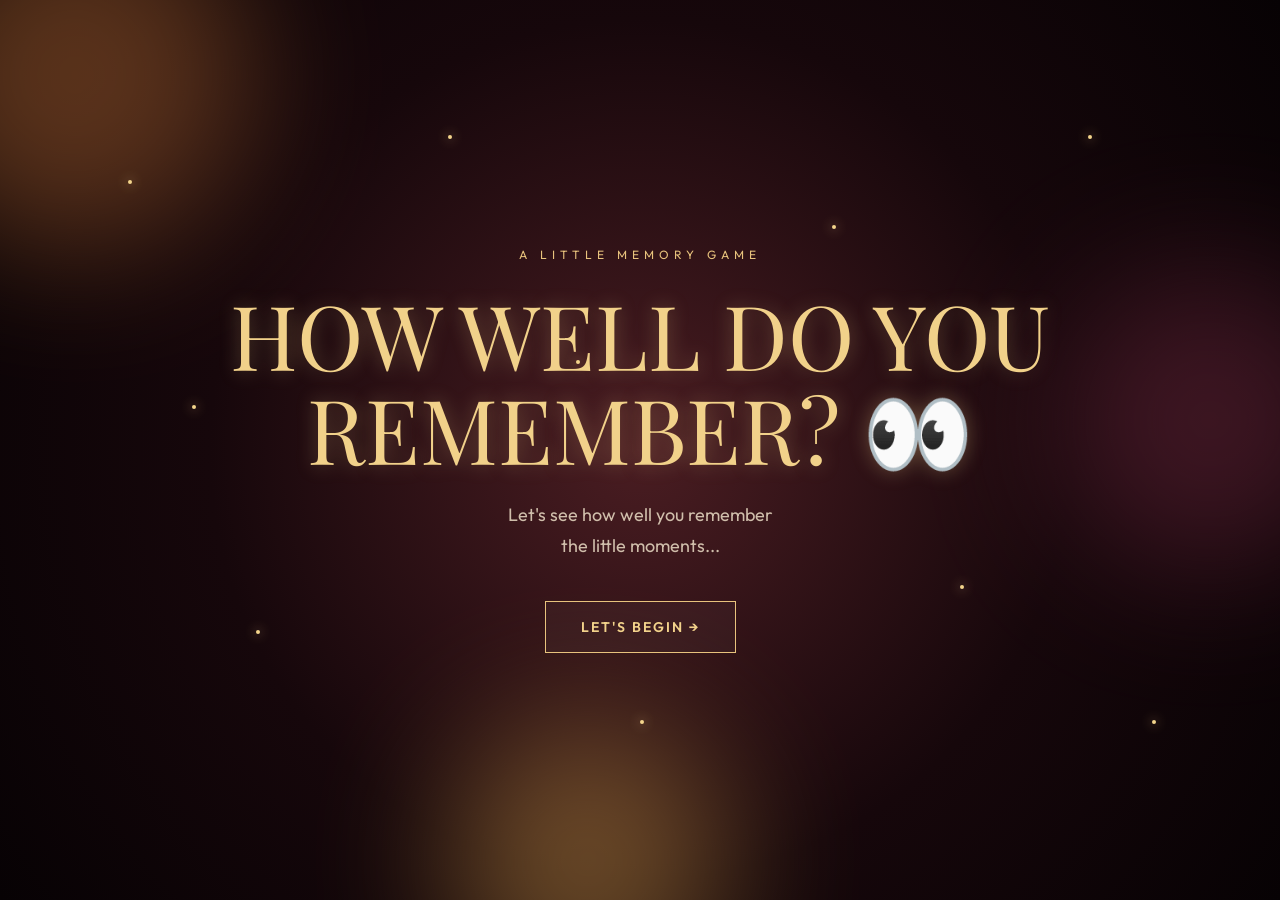
<file: part4.html>
<!DOCTYPE html>
<html lang="en">
<head>
    <meta charset="UTF-8">
    <meta name="viewport" content="width=device-width, initial-scale=1.0">
    <title>Old Memories</title>

    <!-- Premium Fonts -->
    <link rel="preconnect" href="https://fonts.googleapis.com">
    <link rel="preconnect" href="https://fonts.gstatic.com" crossorigin>
    <link href="https://fonts.googleapis.com/css2?family=Outfit:wght@300;400;600;800&family=Playfair+Display:ital,wght@0,600;1,400&display=swap" rel="stylesheet">

    <link rel="stylesheet" href="part4.css">
    <link rel="stylesheet" href="transitions.css">
</head>

<body>

    <!-- Animated background -->
    <div class="background">
        <div class="orb orb1"></div>
        <div class="orb orb2"></div>
        <div class="orb orb3"></div>

        <div class="stars">
            <span></span>
            <span></span>
            <span></span>
            <span></span>
            <span></span>
            <span></span>
            <span></span>
            <span></span>
            <span></span>
            <span></span>
        </div>
    </div>


    <!-- OPENING -->
    <section id="opening" class="page active">

        <div class="content">

            <div class="small-title">A LITTLE MEMORY GAME</div>

            <h1>HOW WELL DO YOU<br>REMEMBER? 👀</h1>

            <p>
                Let's see how well you remember<br>
                the little moments...
            </p>

            <button onclick="startGame()">
                LET'S BEGIN →
            </button>

        </div>

    </section>


    <!-- QUESTION PAGE -->
    <section id="questionPage" class="page hidden">

        <!-- Added 'glass-box' class here -->
        <div class="content glass-box">

            <div id="questionNumber">
                QUESTION 1 / 10
            </div>

            <h2 id="question"></h2>

            <button id="revealButton" onclick="revealAnswer()">
                REVEAL ANSWER
            </button>

            <div id="answerArea" class="hidden">

                <div class="answer-label">
                    THE ANSWER IS...
                </div>

                <div id="answer"></div>

                <button onclick="nextQuestion()" id="nextButton">
                    NEXT QUESTION →
                </button>

            </div>

        </div>

    </section>


    <!-- FINAL -->
    <section id="finalPage" class="page hidden">

        <div class="content">

            <div class="small-title">MEMORIES</div>

            <h1>YOU MADE IT! ❤️</h1>

            <p>
                Ten little questions,<br>
                but countless memories.
            </p>

            <a href="part5.html">
                CONTINUE THE JOURNEY →
            </a>

        </div>

    </section>


    <script src="part4.js"></script>

</body>
</html>
</file>
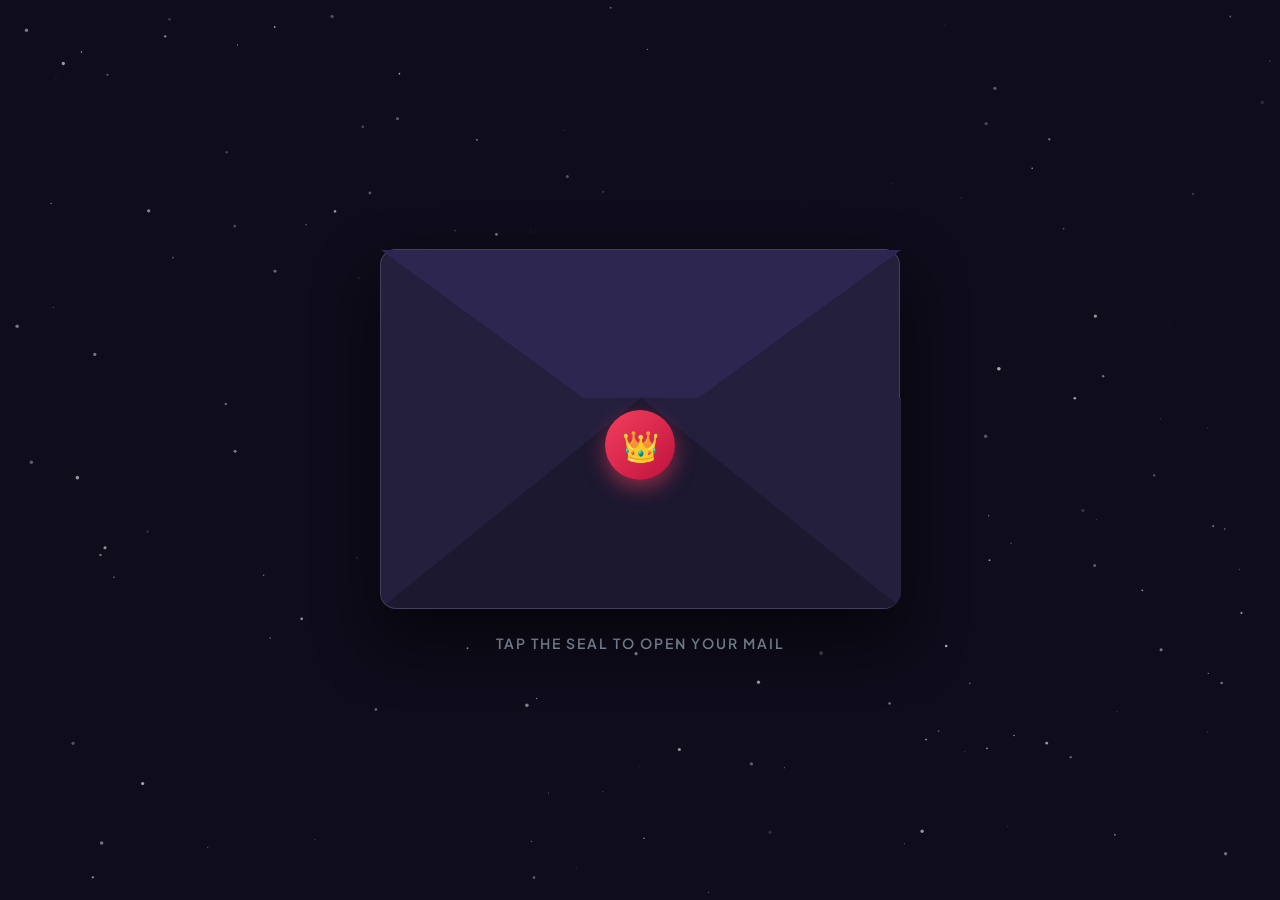
<file: part5.html>
<!DOCTYPE html>
<html lang="en">

<head>
    <meta charset="UTF-8">
    <meta name="viewport" content="width=device-width, initial-scale=1.0">
    <title>An Official Delivery for You</title>

    <link rel="stylesheet" href="part5.css">

    <link rel="preconnect" href="https://fonts.googleapis.com">
    <link rel="preconnect" href="https://fonts.gstatic.com" crossorigin>
    <link href="https://fonts.googleapis.com/css2?family=Playfair+Display:ital,wght@0,600;0,700;1,400&family=Plus+Jakarta+Sans:wght@400;500;600&display=swap" rel="stylesheet">
</head>

<body>

    <!-- Soft Ambient Gradient Canvas Background -->
    <canvas id="spaceCanvas"></canvas>
    
    <!-- Falling Alphabet Container -->
    <div class="falling-letters-container" id="fallingContainer"></div>

    <main class="container">
        
        <!-- ENVELOPE WRAPPER (Larger size) -->
        <div class="envelope-container" id="envelopeContainer">
            <div class="envelope">
                <div class="envelope-flap"></div>
                <div class="envelope-pocket"></div>
                <div class="wax-seal" id="openBtn">
                    <span>👑</span>
                </div>
            </div>
            <p class="click-hint">Tap the seal to open your mail</p>
        </div>

        <!-- THE LETTER (Exact text formatted) -->
        <div class="letter-container" id="letterContainer">
            <div class="letter-paper">
                <div class="letter-body">
                    <p class="letter-salutation">Dear sisters,</p>
                    <p>
                        Being The Eldest Sibling is Basically Getting Promoted To Management Without Salary, Training, Or The Option To Resign.
                    <p>
                        You're The Unpaid Babysitter, Backup Parent, Emergency Driver, Tech support,Conflict Manager,Somehow The Default Suspect Whenever Literally Anything Goes Wrong.
                </div>

                <div class="letter-footer">
                    <a href="index.html" class="close-letter-btn" id="resetBtn">BACK TO HOME ↺</a>
                </div>
            </div>
        </div>

    </main>

    <script src="part5.js"></script>
</body>

</html>
</file>
<file: part4.css>
* {
    margin: 0;
    padding: 0;
    box-sizing: border-box;
}

html,
body {
    width: 100%;
    height: 100%;
    overflow: hidden;
}

body {
    font-family: 'Outfit', sans-serif;
    background: #100509;
    color: #f8e8c8;
}

/* =====================================
   BACKGROUND
===================================== */

.background {
    position: fixed;
    inset: 0;
    overflow: hidden;
    background:
        radial-gradient(circle at 50% 50%, #4a1d22, #16070b 55%, #070204);
    z-index: 0;
}


/* Moving glowing circles */

.orb {
    position: absolute;
    border-radius: 50%;
    filter: blur(70px);
    opacity: 0.45;
    animation: moveOrb 12s ease-in-out infinite alternate;
}

.orb1 {
    width: 350px;
    height: 350px;
    background: #b86b35;
    top: -100px;
    left: -100px;
}

.orb2 {
    width: 300px;
    height: 300px;
    background: #762b43;
    right: -80px;
    top: 30%;
    animation-delay: 2s;
}

.orb3 {
    width: 280px;
    height: 280px;
    background: #d09a4a;
    bottom: -100px;
    left: 35%;
    animation-delay: 4s;
}

@keyframes moveOrb {

    0% {
        transform: translate(0, 0) scale(1);
    }

    50% {
        transform: translate(80px, -50px) scale(1.2);
    }

    100% {
        transform: translate(-50px, 80px) scale(0.9);
    }
}


/* =====================================
   FLOATING STARS
===================================== */

.stars span {
    position: absolute;
    width: 4px;
    height: 4px;
    background: #f4d58c;
    border-radius: 50%;
    box-shadow: 0 0 12px #f4d58c;
    animation: floatStar 6s infinite ease-in-out;
}

.stars span:nth-child(1) {
    left: 10%;
    top: 20%;
}

.stars span:nth-child(2) {
    left: 20%;
    top: 70%;
    animation-delay: 1s;
}

.stars span:nth-child(3) {
    left: 35%;
    top: 15%;
    animation-delay: 2s;
}

.stars span:nth-child(4) {
    left: 50%;
    top: 80%;
    animation-delay: 3s;
}

.stars span:nth-child(5) {
    left: 65%;
    top: 25%;
    animation-delay: 1.5s;
}

.stars span:nth-child(6) {
    left: 75%;
    top: 65%;
    animation-delay: 2.5s;
}

.stars span:nth-child(7) {
    left: 85%;
    top: 15%;
    animation-delay: 3.5s;
}

.stars span:nth-child(8) {
    left: 90%;
    top: 80%;
    animation-delay: 1s;
}

.stars span:nth-child(9) {
    left: 45%;
    top: 40%;
    animation-delay: 4s;
}

.stars span:nth-child(10) {
    left: 15%;
    top: 45%;
    animation-delay: 2s;
}

@keyframes floatStar {

    0%,
    100% {
        transform: translateY(0) scale(1);
        opacity: 0.3;
    }

    50% {
        transform: translateY(-30px) scale(1.8);
        opacity: 1;
    }
}


/* =====================================
   PAGES
===================================== */

.page {
    position: relative;
    z-index: 5;

    width: 100%;
    height: 100vh;

    display: flex;
    justify-content: center;
    align-items: center;

    text-align: center;

    padding: 25px;

    transition:
        opacity 0.8s ease,
        transform 0.8s ease;
}

.hidden {
    display: none;
}

.active {
    display: flex;
}


/* =====================================
   CONTENT ANIMATION
===================================== */

.content {
    max-width: 900px;

    animation: contentIn 1s ease;
}

@keyframes contentIn {

    from {
        opacity: 0;
        transform: translateY(40px) scale(0.95);
    }

    to {
        opacity: 1;
        transform: translateY(0) scale(1);
    }
}


/* =====================================
   OPENING
===================================== */

.small-title {
    font-size: 12px;
    letter-spacing: 5px;
    color: #e8c37d;
    margin-bottom: 25px;
}

h1 {
    font-family: 'Playfair Display', serif;
    font-size: clamp(42px, 7vw, 90px);
    font-weight: normal;
    line-height: 1.05;
    color: #f1d18a;
    text-shadow: 0 0 20px rgba(241, 209, 138, 0.3);
}


p {
    margin-top: 25px;

    font-size: 18px;
    line-height: 1.7;

    color: #eadcc5;
    opacity: 0.85;
}


/* =====================================
   BUTTON
===================================== */

button,
a {
    margin-top: 40px;
    padding: 16px 35px;
    border: 1px solid #e8c37d;
    background: rgba(255, 255, 255, 0.03);
    color: #f2d28b;
    font-family: 'Outfit', sans-serif;
    font-weight: 600;
    font-size: 14px;
    letter-spacing: 2px;
    cursor: pointer;
    text-decoration: none;
    transition: 0.4s ease;
}

button:hover,
a:hover {
    background: #e8c37d;

    color: #1a0909;

    box-shadow:
        0 0 30px rgba(232, 195, 125, 0.4);

    transform: translateY(-4px);
}


/* =====================================
   QUESTION
===================================== */

#questionNumber {
    font-size: 12px;

    letter-spacing: 4px;

    color: #e8c37d;

    margin-bottom: 35px;
}

#question {
    max-width: 800px;
    font-family: 'Playfair Display', serif;
    font-size: clamp(28px, 4vw, 55px);
    line-height: 1.25;
    font-weight: normal;
    color: #fff4dc;
    text-shadow: 0 5px 30px rgba(0, 0, 0, 0.5);
}



/* =====================================
   ANSWER
===================================== */

#answerArea {
    margin-top: 35px;

    animation: answerIn 0.8s ease;
}

#answerArea.hidden {
    display: none;
}

.answer-label {
    font-size: 11px;

    letter-spacing: 4px;

    color: #d9b86b;

    margin-bottom: 12px;
}

#answer {
    font-size: clamp(30px, 5vw, 60px);

    color: #f3cf79;

    text-shadow:
        0 0 25px rgba(243, 207, 121, 0.5);
}

@keyframes answerIn {

    from {
        opacity: 0;
        transform: translateY(30px) scale(0.9);
    }

    to {
        opacity: 1;
        transform: translateY(0) scale(1);
    }
}


/* =====================================
   FINAL
===================================== */

#finalPage h1 {
    margin-top: 10px;
}

#finalPage a {
    display: inline-block;
}


/* =====================================
   MOBILE
===================================== */

@media (max-width: 600px) {

    h1 {
        font-size: 42px;
    }

    #question {
        font-size: 28px;
    }

    p {
        font-size: 16px;
    }

    button,
    a {
        padding: 14px 25px;
    }
}
/* =====================================
   GLASSY BOX CONTAINER
===================================== */

/* =====================================
   SUBTLE GLASSY BOX CONTAINER
===================================== */

.glass-box {
    background: rgba(255, 255, 255, 0.02); /* Slightly more transparent */
    backdrop-filter: blur(6px); /* Reduced from 16px for less 'frosting' */
    -webkit-backdrop-filter: blur(6px);
    border: 1px solid rgba(232, 195, 125, 0.08); /* Much softer, fainter border */
    border-radius: 20px;
    padding: 50px 40px;
    box-shadow: 0 10px 30px rgba(0, 0, 0, 0.2); /* Lighter, less dramatic shadow */
    max-width: 800px;
    width: 100%;
    margin: 0 auto;
}
</file>
<file: transitions.css>
/* Fade-in effect when any page loads */
body {
    animation: fadeInPage 0.8s ease-in-out forwards;
}

/* Fade-out effect applied just before navigating away */
.fade-out-page {
    animation: fadeOutPage 0.7s ease-in-out forwards !important;
}

@keyframes fadeInPage {
    from { opacity: 0; }
    to { opacity: 1; }
}

@keyframes fadeOutPage {
    from { opacity: 1; }
    to { opacity: 0; }
}
</file>
<file: part5.css>
* {
    margin: 0;
    padding: 0;
    box-sizing: border-box;
}

body {
    font-family: "Plus Jakarta Sans", sans-serif;
    background: #0f0c1b;
    color: #e2e8f0;
    min-height: 100vh;
    overflow-x: hidden;
    position: relative;
}

#spaceCanvas {
    position: fixed;
    inset: 0;
    width: 100%;
    height: 100%;
    z-index: 0;
    pointer-events: none;
}

.container {
    width: 100%;
    min-height: 100vh;
    position: relative;
    z-index: 1;
    display: flex;
    justify-content: center;
    align-items: center;
    padding: 20px;
}

/* --- ENVELOPE STYLES (Enlarged to cover approx 40%+ screen area) --- */
.envelope-container {
    display: flex;
    flex-direction: column;
    align-items: center;
    gap: 25px;
    cursor: pointer;
    transition: transform 0.4s ease, opacity 0.4s ease;
    z-index: 2;
}

.envelope-container.hidden {
    opacity: 0;
    transform: scale(0.8);
    pointer-events: none;
    position: absolute;
}

.envelope {
    width: min(520px, 85vw);
    height: min(360px, 55vh);
    background: #231f3d;
    border-radius: 16px;
    position: relative;
    box-shadow: 0 30px 60px rgba(0, 0, 0, 0.6);
    border: 1px solid rgba(255, 255, 255, 0.15);
}

.envelope-flap {
    position: absolute;
    top: 0;
    left: 0;
    width: 0;
    height: 0;
    border-left: min(260px, 42.5vw) solid transparent;
    border-right: min(260px, 42.5vw) solid transparent;
    border-top: min(190px, 30vh) solid #2d2650;
    transform-origin: top;
    transition: transform 0.4s ease;
}

.envelope-pocket {
    position: absolute;
    bottom: 0;
    left: 0;
    width: 0;
    height: 0;
    border-left: min(260px, 42.5vw) solid #231f3d;
    border-right: min(260px, 42.5vw) solid #231f3d;
    border-bottom: min(210px, 32vh) solid #1c1830;
    border-radius: 0 0 16px 16px;
}

.wax-seal {
    position: absolute;
    top: min(160px, 24vh);
    left: 50%;
    transform: translateX(-50%);
    width: 70px;
    height: 70px;
    background: linear-gradient(135deg, #f43f5e, #be123c);
    border-radius: 50%;
    display: flex;
    justify-content: center;
    align-items: center;
    box-shadow: 0 8px 20px rgba(244, 63, 94, 0.5);
    transition: transform 0.2s ease;
    z-index: 10;
}

.wax-seal:hover {
    transform: translateX(-50%) scale(1.1);
}

.wax-seal span {
    font-size: 30px;
}

.click-hint {
    font-size: 14px;
    letter-spacing: 2px;
    color: #94a3b8;
    text-transform: uppercase;
    font-weight: 600;
}

/* --- FALLING ALPHABETS ANIMATION LAYER --- */
.falling-letters-container {
    position: fixed;
    inset: 0;
    pointer-events: none;
    z-index: 5;
    overflow: hidden;
}

.falling-alphabet {
    position: absolute;
    top: -50px;
    color: #f472b6;
    font-family: "Playfair Display", serif;
    font-weight: 700;
    font-size: 24px;
    user-select: none;
    animation: fallDown linear forwards;
}

@keyframes fallDown {
    0% {
        transform: translateY(0) rotate(0deg);
        opacity: 1;
    }
    100% {
        transform: translateY(105vh) rotate(360deg);
        opacity: 0;
    }
}

/* --- LETTER STYLES --- */
.letter-container {
    position: absolute;
    width: min(650px, 92%);
    max-height: 90vh;
    overflow-y: auto;
    opacity: 0;
    transform: translateY(60px) scale(0.95);
    pointer-events: none;
    transition: transform 0.6s cubic-bezier(0.16, 1, 0.3, 1), opacity 0.5s ease;
    z-index: 20;
}

.letter-container.visible {
    opacity: 1;
    transform: translateY(0) scale(1);
    pointer-events: auto;
}

.letter-paper {
    background: #18152c;
    border: 1px solid rgba(255, 255, 255, 0.15);
    backdrop-filter: blur(20px);
    border-radius: 24px;
    padding: 45px;
    box-shadow: 0 30px 80px rgba(0, 0, 0, 0.7), inset 0 1px 1px rgba(255, 255, 255, 0.2);
}

.letter-salutation {
    font-family: "Playfair Display", serif;
    font-size: 26px;
    color: #fcd34d;
    margin-bottom: 20px;
}

.letter-body {
    font-size: 17px;
    line-height: 1.8;
    color: #cbd5e1;
    margin-bottom: 30px;
}

.letter-body p {
    margin-bottom: 16px;
}

.letter-footer {
    display: flex;
    justify-content: flex-end;
    border-top: 1px solid rgba(255, 255, 255, 0.08);
    padding-top: 20px;
}

.close-letter-btn {
    background: linear-gradient(135deg, #7b61ff, #ff4d9d);
    border: none;
    color: #fff;
    padding: 12px 24px;
    border-radius: 30px;
    font-size: 13px;
    font-weight: 700;
    letter-spacing: 1px;
    cursor: pointer;
    text-decoration: none;
    box-shadow: 0 10px 25px rgba(123, 97, 255, 0.4);
    transition: transform 0.2s, box-shadow 0.2s;
}

.close-letter-btn:hover {
    transform: translateY(-2px);
    box-shadow: 0 15px 30px rgba(255, 77, 157, 0.4);
}

@media (max-width: 600px) {
    .letter-paper {
        padding: 24px;
    }
}
</file>
